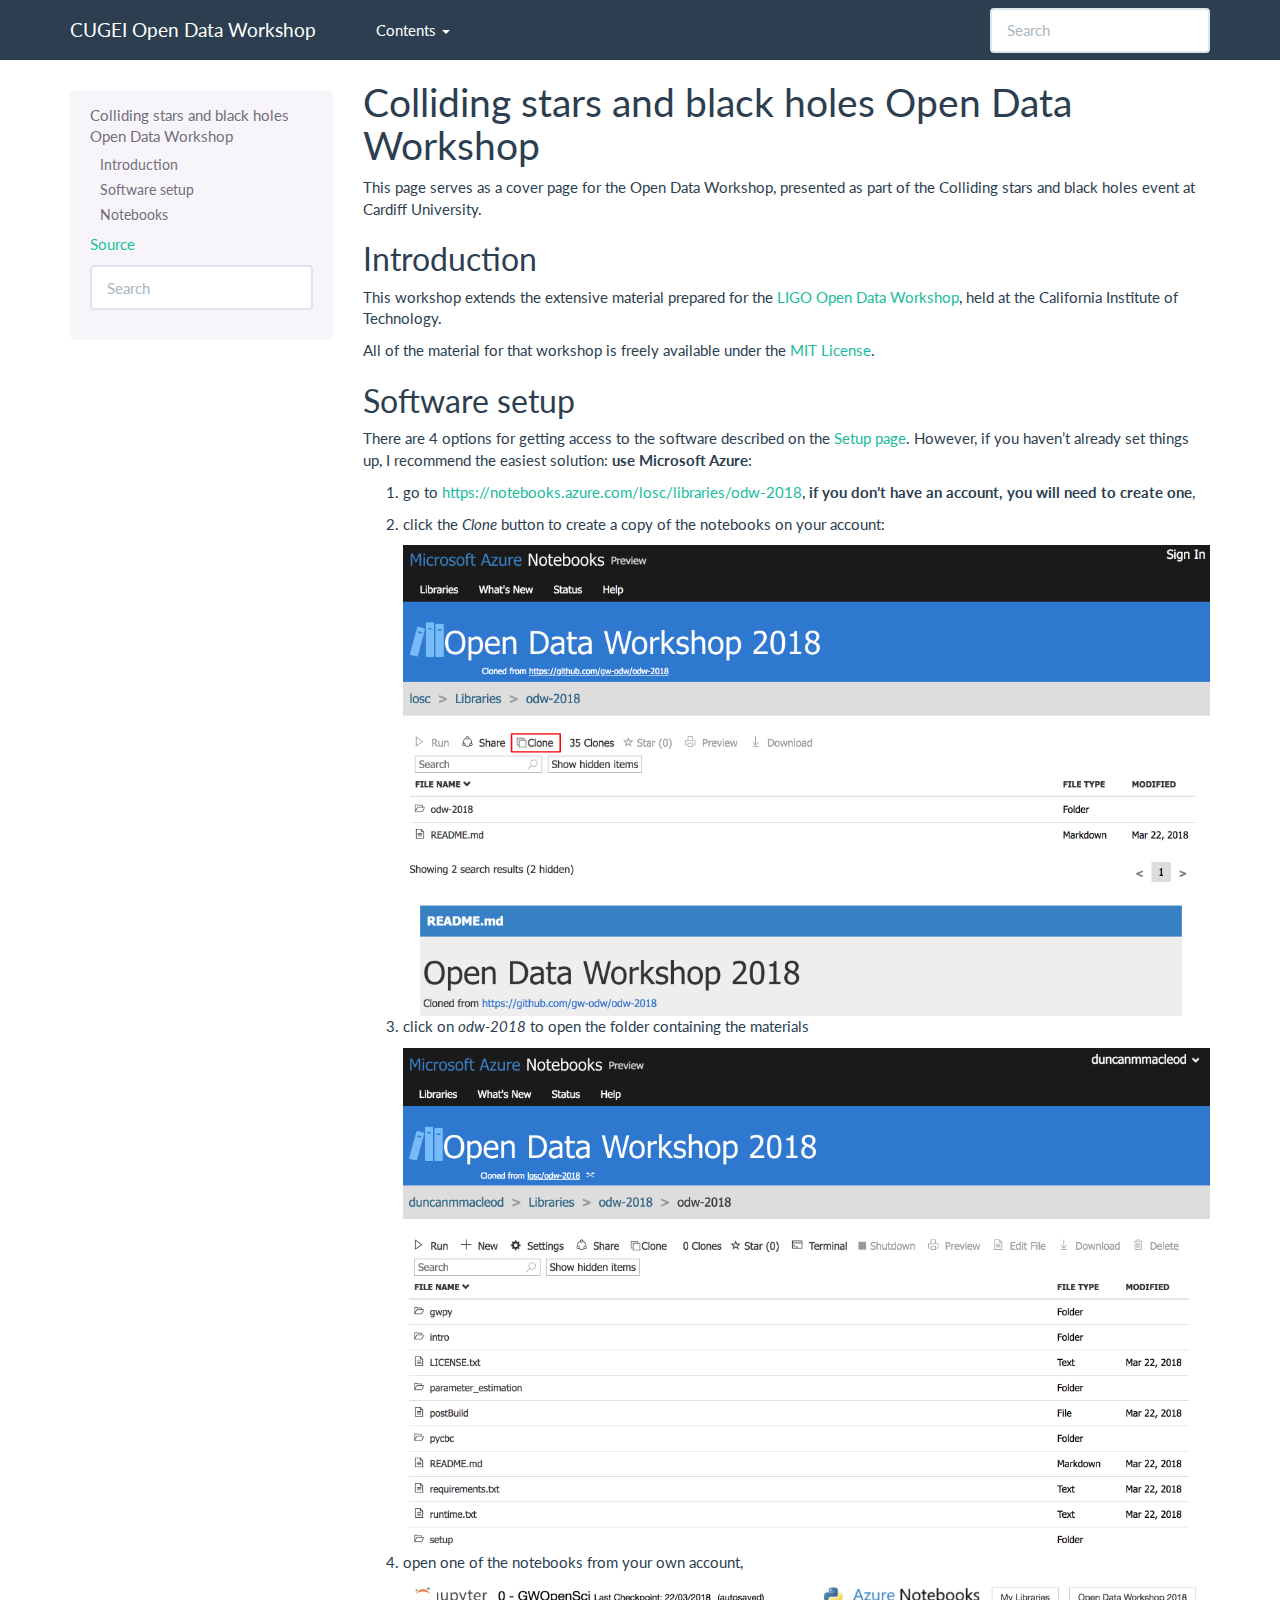
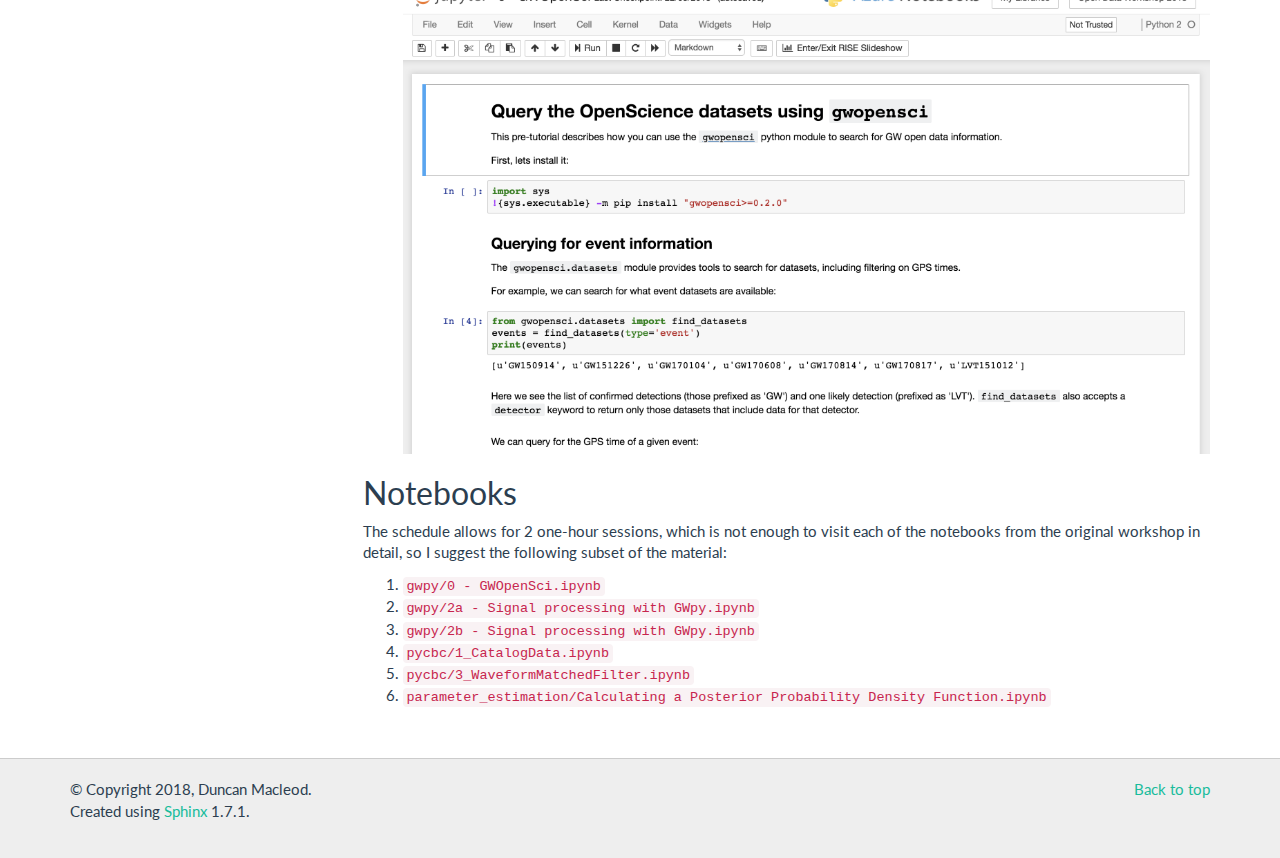
<file: index.html>
<!DOCTYPE html>

<html xmlns="http://www.w3.org/1999/xhtml">
  <head>
    <meta http-equiv="X-UA-Compatible" content="IE=Edge" />
    <meta http-equiv="Content-Type" content="text/html; charset=utf-8" />
    <title>Colliding stars and black holes Open Data Workshop &#8212; CUGEI Open Data Workshop  documentation</title>
    <link rel="stylesheet" href="_static/bootstrap-sphinx.css" type="text/css" />
    <link rel="stylesheet" href="_static/pygments.css" type="text/css" />
    <link rel="stylesheet" href="_static/css/style.css" type="text/css" />
    <script type="text/javascript" src="_static/documentation_options.js"></script>
    <script type="text/javascript" src="_static/jquery.js"></script>
    <script type="text/javascript" src="_static/underscore.js"></script>
    <script type="text/javascript" src="_static/doctools.js"></script>
    <script type="text/javascript" src="_static/js/jquery-1.11.0.min.js"></script>
    <script type="text/javascript" src="_static/js/jquery-fix.js"></script>
    <script type="text/javascript" src="_static/bootstrap-3.3.7/js/bootstrap.min.js"></script>
    <script type="text/javascript" src="_static/bootstrap-sphinx.js"></script>
    <link rel="index" title="Index" href="genindex.html" />
    <link rel="search" title="Search" href="search.html" />
<meta charset='utf-8'>
<meta http-equiv='X-UA-Compatible' content='IE=edge,chrome=1'>
<meta name='viewport' content='width=device-width, initial-scale=1.0, maximum-scale=1'>
<meta name="apple-mobile-web-app-capable" content="yes">

  </head><body>

  <div id="navbar" class="navbar navbar-default navbar-fixed-top">
    <div class="container">
      <div class="navbar-header">
        <!-- .btn-navbar is used as the toggle for collapsed navbar content -->
        <button type="button" class="navbar-toggle" data-toggle="collapse" data-target=".nav-collapse">
          <span class="icon-bar"></span>
          <span class="icon-bar"></span>
          <span class="icon-bar"></span>
        </button>
        <a class="navbar-brand" href="#">
          CUGEI Open Data Workshop</a>
        <span class="navbar-text navbar-version pull-left"><b></b></span>
      </div>

        <div class="collapse navbar-collapse nav-collapse">
          <ul class="nav navbar-nav">
            
            
              <li class="dropdown globaltoc-container">
  <a role="button"
     id="dLabelGlobalToc"
     data-toggle="dropdown"
     data-target="#"
     href="#">Site <b class="caret"></b></a>
  <ul class="dropdown-menu globaltoc"
      role="menu"
      aria-labelledby="dLabelGlobalToc"></ul>
</li>
              
                <li class="dropdown">
  <a role="button"
     id="dLabelLocalToc"
     data-toggle="dropdown"
     data-target="#"
     href="#">Contents <b class="caret"></b></a>
  <ul class="dropdown-menu localtoc"
      role="menu"
      aria-labelledby="dLabelLocalToc"><ul>
<li><a class="reference internal" href="#">Colliding stars and black holes Open Data Workshop</a><ul>
<li><a class="reference internal" href="#introduction">Introduction</a></li>
<li><a class="reference internal" href="#software-setup">Software setup</a></li>
<li><a class="reference internal" href="#notebooks">Notebooks</a></li>
</ul>
</li>
</ul>
</ul>
</li>
              
            
            
            
            
            
          </ul>

          
            
<form class="navbar-form navbar-right" action="search.html" method="get">
 <div class="form-group">
  <input type="text" name="q" class="form-control" placeholder="Search" />
 </div>
  <input type="hidden" name="check_keywords" value="yes" />
  <input type="hidden" name="area" value="default" />
</form>
          
        </div>
    </div>
  </div>

<div class="container">
  <div class="row">
      <div class="col-md-3">
        <div id="sidebar" class="bs-sidenav" role="complementary"><ul>
<li><a class="reference internal" href="#">Colliding stars and black holes Open Data Workshop</a><ul>
<li><a class="reference internal" href="#introduction">Introduction</a></li>
<li><a class="reference internal" href="#software-setup">Software setup</a></li>
<li><a class="reference internal" href="#notebooks">Notebooks</a></li>
</ul>
</li>
</ul>

<div id="sourcelink">
  <a href="_sources/index.rst.txt"
     rel="nofollow">Source</a>
</div>
<form action="search.html" method="get">
 <div class="form-group">
  <input type="text" name="q" class="form-control" placeholder="Search" />
 </div>
  <input type="hidden" name="check_keywords" value="yes" />
  <input type="hidden" name="area" value="default" />
</form>
        </div>
      </div>
    <div class="col-md-9 content">
      
  <div class="section" id="colliding-stars-and-black-holes-open-data-workshop">
<h1>Colliding stars and black holes Open Data Workshop<a class="headerlink" href="#colliding-stars-and-black-holes-open-data-workshop" title="Permalink to this headline">¶</a></h1>
<p>This page serves as a cover page for the Open Data Workshop, presented as part
of the Colliding stars and black holes event at Cardiff University.</p>
<div class="section" id="introduction">
<h2>Introduction<a class="headerlink" href="#introduction" title="Permalink to this headline">¶</a></h2>
<p>This workshop extends the extensive material prepared for the
<a class="reference external" href="https://losc.ligo.org/s/workshop1/course.html">LIGO Open Data Workshop</a>,
held at the California Institute of Technology.</p>
<p>All of the material for that workshop is freely available under the
<a class="reference external" href="https://choosealicense.com/licenses/mit/">MIT License</a>.</p>
</div>
<div class="section" id="software-setup">
<h2>Software setup<a class="headerlink" href="#software-setup" title="Permalink to this headline">¶</a></h2>
<p>There are 4 options for getting access to the software described on the
<a class="reference external" href="https://github.com/gw-odw/odw-2018/tree/master/setup/README.md">Setup page</a>.
However, if you haven’t already set things up, I recommend the easiest solution:
<strong>use Microsoft Azure</strong>:</p>
<ol class="arabic">
<li><p class="first">go to <a class="reference external" href="https://notebooks.azure.com/losc/libraries/odw-2018">https://notebooks.azure.com/losc/libraries/odw-2018</a>,
<strong>if you don’t have an account, you will need to create one</strong>,</p>
</li>
<li><p class="first">click the <em>Clone</em> button to create a copy of the notebooks on your account:</p>
<img alt="_images/azure.png" src="_images/azure.png" />
</li>
<li><p class="first">click on <em>odw-2018</em> to open the folder containing the materials</p>
<img alt="_images/azure2.png" src="_images/azure2.png" />
</li>
<li><p class="first">open one of the notebooks from your own account,</p>
<img alt="_images/azure3.png" src="_images/azure3.png" />
</li>
</ol>
</div>
<div class="section" id="notebooks">
<h2>Notebooks<a class="headerlink" href="#notebooks" title="Permalink to this headline">¶</a></h2>
<p>The schedule allows for 2 one-hour sessions, which is not enough to visit each
of the notebooks from the original workshop in detail, so I suggest the
following subset of the material:</p>
<ol class="arabic simple">
<li><code class="docutils literal notranslate"><span class="pre">gwpy/0</span> <span class="pre">-</span> <span class="pre">GWOpenSci.ipynb</span></code></li>
<li><code class="docutils literal notranslate"><span class="pre">gwpy/2a</span> <span class="pre">-</span> <span class="pre">Signal</span> <span class="pre">processing</span> <span class="pre">with</span> <span class="pre">GWpy.ipynb</span></code></li>
<li><code class="docutils literal notranslate"><span class="pre">gwpy/2b</span> <span class="pre">-</span> <span class="pre">Signal</span> <span class="pre">processing</span> <span class="pre">with</span> <span class="pre">GWpy.ipynb</span></code></li>
<li><code class="docutils literal notranslate"><span class="pre">pycbc/1_CatalogData.ipynb</span></code></li>
<li><code class="docutils literal notranslate"><span class="pre">pycbc/3_WaveformMatchedFilter.ipynb</span></code></li>
<li><code class="docutils literal notranslate"><span class="pre">parameter_estimation/Calculating</span> <span class="pre">a</span> <span class="pre">Posterior</span> <span class="pre">Probability</span> <span class="pre">Density</span> <span class="pre">Function.ipynb</span></code></li>
</ol>
</div>
</div>


    </div>
      
  </div>
</div>
<footer class="footer">
  <div class="container">
    <p class="pull-right">
      <a href="#">Back to top</a>
      
    </p>
    <p>
        &copy; Copyright 2018, Duncan Macleod.<br/>
      Created using <a href="http://sphinx-doc.org/">Sphinx</a> 1.7.1.<br/>
    </p>
  </div>
</footer>
  </body>
</html>
</file>
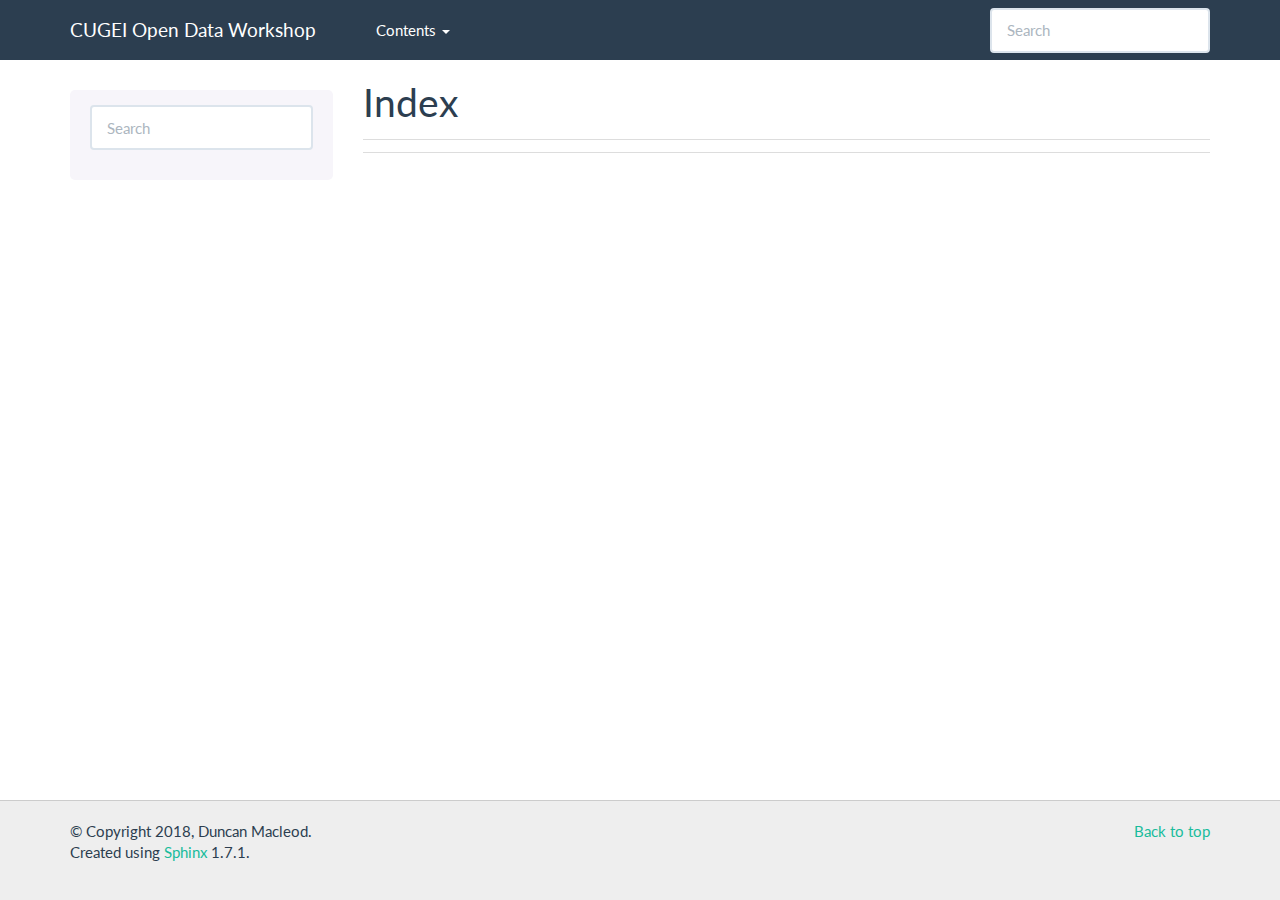
<file: genindex.html>
<!DOCTYPE html>

<html xmlns="http://www.w3.org/1999/xhtml">
  <head>
    <meta http-equiv="X-UA-Compatible" content="IE=Edge" />
    <meta http-equiv="Content-Type" content="text/html; charset=utf-8" />
    <title>Index &#8212; CUGEI Open Data Workshop  documentation</title>
    <link rel="stylesheet" href="_static/bootstrap-sphinx.css" type="text/css" />
    <link rel="stylesheet" href="_static/pygments.css" type="text/css" />
    <link rel="stylesheet" href="_static/css/style.css" type="text/css" />
    <script type="text/javascript" src="_static/documentation_options.js"></script>
    <script type="text/javascript" src="_static/jquery.js"></script>
    <script type="text/javascript" src="_static/underscore.js"></script>
    <script type="text/javascript" src="_static/doctools.js"></script>
    <script type="text/javascript" src="_static/js/jquery-1.11.0.min.js"></script>
    <script type="text/javascript" src="_static/js/jquery-fix.js"></script>
    <script type="text/javascript" src="_static/bootstrap-3.3.7/js/bootstrap.min.js"></script>
    <script type="text/javascript" src="_static/bootstrap-sphinx.js"></script>
    <link rel="index" title="Index" href="#" />
    <link rel="search" title="Search" href="search.html" />
<meta charset='utf-8'>
<meta http-equiv='X-UA-Compatible' content='IE=edge,chrome=1'>
<meta name='viewport' content='width=device-width, initial-scale=1.0, maximum-scale=1'>
<meta name="apple-mobile-web-app-capable" content="yes">

  </head><body>

  <div id="navbar" class="navbar navbar-default navbar-fixed-top">
    <div class="container">
      <div class="navbar-header">
        <!-- .btn-navbar is used as the toggle for collapsed navbar content -->
        <button type="button" class="navbar-toggle" data-toggle="collapse" data-target=".nav-collapse">
          <span class="icon-bar"></span>
          <span class="icon-bar"></span>
          <span class="icon-bar"></span>
        </button>
        <a class="navbar-brand" href="index.html">
          CUGEI Open Data Workshop</a>
        <span class="navbar-text navbar-version pull-left"><b></b></span>
      </div>

        <div class="collapse navbar-collapse nav-collapse">
          <ul class="nav navbar-nav">
            
            
              <li class="dropdown globaltoc-container">
  <a role="button"
     id="dLabelGlobalToc"
     data-toggle="dropdown"
     data-target="#"
     href="index.html">Site <b class="caret"></b></a>
  <ul class="dropdown-menu globaltoc"
      role="menu"
      aria-labelledby="dLabelGlobalToc"></ul>
</li>
              
                <li class="dropdown">
  <a role="button"
     id="dLabelLocalToc"
     data-toggle="dropdown"
     data-target="#"
     href="#">Contents <b class="caret"></b></a>
  <ul class="dropdown-menu localtoc"
      role="menu"
      aria-labelledby="dLabelLocalToc"></ul>
</li>
              
            
            
            
            
            
          </ul>

          
            
<form class="navbar-form navbar-right" action="search.html" method="get">
 <div class="form-group">
  <input type="text" name="q" class="form-control" placeholder="Search" />
 </div>
  <input type="hidden" name="check_keywords" value="yes" />
  <input type="hidden" name="area" value="default" />
</form>
          
        </div>
    </div>
  </div>

<div class="container">
  <div class="row">
      <div class="col-md-3">
        <div id="sidebar" class="bs-sidenav" role="complementary">
<form action="search.html" method="get">
 <div class="form-group">
  <input type="text" name="q" class="form-control" placeholder="Search" />
 </div>
  <input type="hidden" name="check_keywords" value="yes" />
  <input type="hidden" name="area" value="default" />
</form>
        </div>
      </div>
    <div class="col-md-9 content">
      

<h1 id="index">Index</h1>

<div class="genindex-jumpbox">
 
</div>


    </div>
      
  </div>
</div>
<footer class="footer">
  <div class="container">
    <p class="pull-right">
      <a href="#">Back to top</a>
      
    </p>
    <p>
        &copy; Copyright 2018, Duncan Macleod.<br/>
      Created using <a href="http://sphinx-doc.org/">Sphinx</a> 1.7.1.<br/>
    </p>
  </div>
</footer>
  </body>
</html>
</file>
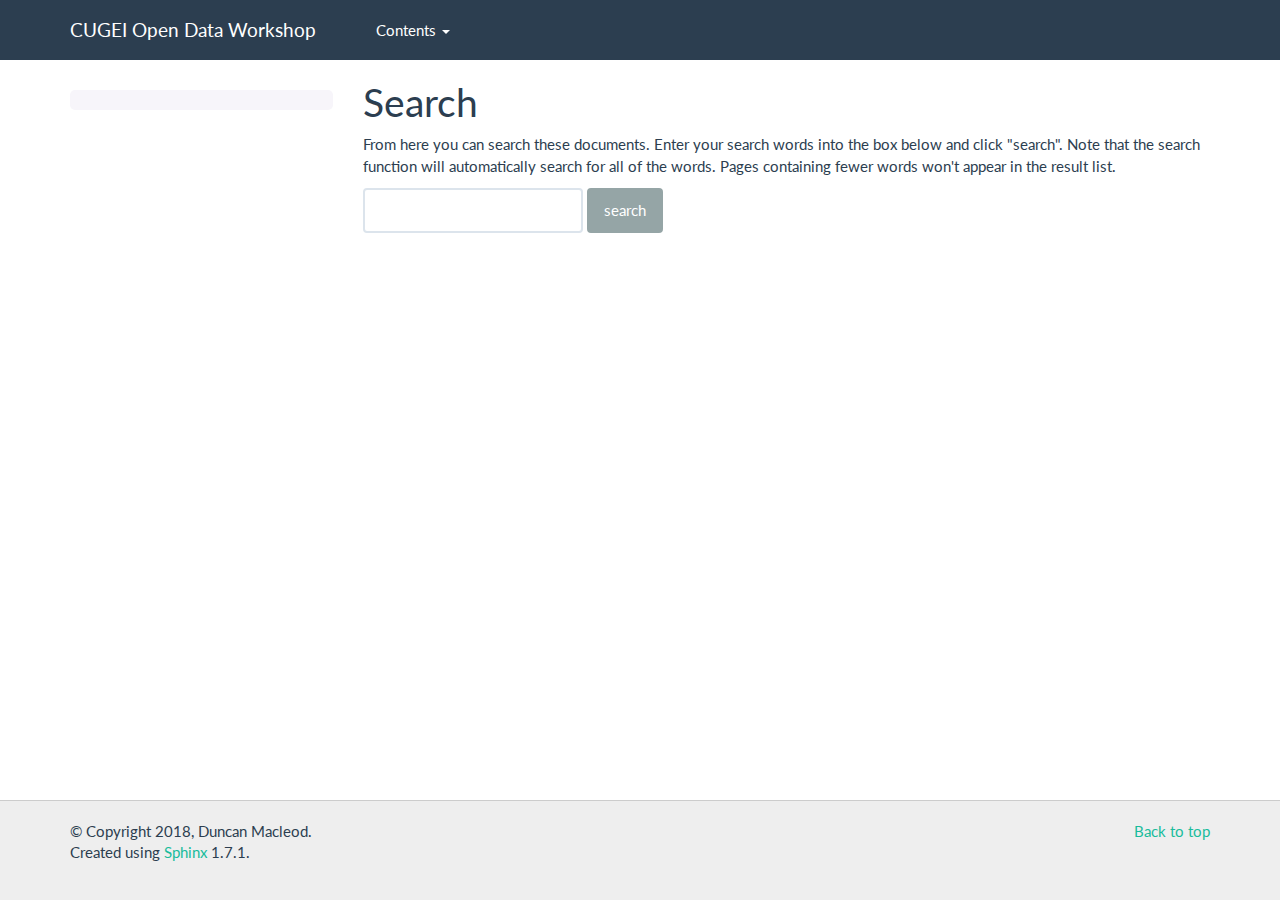
<file: search.html>
<!DOCTYPE html>

<html xmlns="http://www.w3.org/1999/xhtml">
  <head>
    <meta http-equiv="X-UA-Compatible" content="IE=Edge" />
    <meta http-equiv="Content-Type" content="text/html; charset=utf-8" />
    <title>Search &#8212; CUGEI Open Data Workshop  documentation</title>
    <link rel="stylesheet" href="_static/bootstrap-sphinx.css" type="text/css" />
    <link rel="stylesheet" href="_static/pygments.css" type="text/css" />
    <link rel="stylesheet" href="_static/css/style.css" type="text/css" />
    <script type="text/javascript" src="_static/documentation_options.js"></script>
    <script type="text/javascript" src="_static/jquery.js"></script>
    <script type="text/javascript" src="_static/underscore.js"></script>
    <script type="text/javascript" src="_static/doctools.js"></script>
    <script type="text/javascript" src="_static/searchtools.js"></script>
    <script type="text/javascript" src="_static/js/jquery-1.11.0.min.js"></script>
    <script type="text/javascript" src="_static/js/jquery-fix.js"></script>
    <script type="text/javascript" src="_static/bootstrap-3.3.7/js/bootstrap.min.js"></script>
    <script type="text/javascript" src="_static/bootstrap-sphinx.js"></script>
    <link rel="index" title="Index" href="genindex.html" />
    <link rel="search" title="Search" href="#" />
  <script type="text/javascript">
    jQuery(function() { Search.loadIndex("searchindex.js"); });
  </script>
  
  <script type="text/javascript" id="searchindexloader"></script>
  
<meta charset='utf-8'>
<meta http-equiv='X-UA-Compatible' content='IE=edge,chrome=1'>
<meta name='viewport' content='width=device-width, initial-scale=1.0, maximum-scale=1'>
<meta name="apple-mobile-web-app-capable" content="yes">


  </head><body>

  <div id="navbar" class="navbar navbar-default navbar-fixed-top">
    <div class="container">
      <div class="navbar-header">
        <!-- .btn-navbar is used as the toggle for collapsed navbar content -->
        <button type="button" class="navbar-toggle" data-toggle="collapse" data-target=".nav-collapse">
          <span class="icon-bar"></span>
          <span class="icon-bar"></span>
          <span class="icon-bar"></span>
        </button>
        <a class="navbar-brand" href="index.html">
          CUGEI Open Data Workshop</a>
        <span class="navbar-text navbar-version pull-left"><b></b></span>
      </div>

        <div class="collapse navbar-collapse nav-collapse">
          <ul class="nav navbar-nav">
            
            
              <li class="dropdown globaltoc-container">
  <a role="button"
     id="dLabelGlobalToc"
     data-toggle="dropdown"
     data-target="#"
     href="index.html">Site <b class="caret"></b></a>
  <ul class="dropdown-menu globaltoc"
      role="menu"
      aria-labelledby="dLabelGlobalToc"></ul>
</li>
              
                <li class="dropdown">
  <a role="button"
     id="dLabelLocalToc"
     data-toggle="dropdown"
     data-target="#"
     href="#">Contents <b class="caret"></b></a>
  <ul class="dropdown-menu localtoc"
      role="menu"
      aria-labelledby="dLabelLocalToc"></ul>
</li>
              
            
            
            
            
            
          </ul>

          
            
          
        </div>
    </div>
  </div>

<div class="container">
  <div class="row">
      <div class="col-md-3">
        <div id="sidebar" class="bs-sidenav" role="complementary">
        </div>
      </div>
    <div class="col-md-9 content">
      
  <h1 id="search-documentation">Search</h1>
  <div id="fallback" class="admonition warning">
  <script type="text/javascript">$('#fallback').hide();</script>
  <p>
    Please activate JavaScript to enable the search
    functionality.
  </p>
  </div>
  <p>
    From here you can search these documents. Enter your search
    words into the box below and click "search". Note that the search
    function will automatically search for all of the words. Pages
    containing fewer words won't appear in the result list.
  </p>

  
  <form class="form-inline" action="" method="get">
    <div class="form-group">
      <input type="text" class="form-control" name="q" value="" />
    </div>
    <input type="submit" class="btn btn-default" value="search" />
    <span id="search-progress" style="padding-left: 10px"></span>
  </form>  
  
  
  
  <div id="search-results">
  
  </div>

    </div>
      
  </div>
</div>
<footer class="footer">
  <div class="container">
    <p class="pull-right">
      <a href="#">Back to top</a>
      
    </p>
    <p>
        &copy; Copyright 2018, Duncan Macleod.<br/>
      Created using <a href="http://sphinx-doc.org/">Sphinx</a> 1.7.1.<br/>
    </p>
  </div>
</footer>
  </body>
</html>
</file>
<file: _static/pygments.css>
.highlight .hll { background-color: #49483e }
.highlight  { background: #272822; color: #f8f8f2 }
.highlight .c { color: #75715e } /* Comment */
.highlight .err { color: #960050; background-color: #1e0010 } /* Error */
.highlight .k { color: #66d9ef } /* Keyword */
.highlight .l { color: #ae81ff } /* Literal */
.highlight .n { color: #f8f8f2 } /* Name */
.highlight .o { color: #f92672 } /* Operator */
.highlight .p { color: #f8f8f2 } /* Punctuation */
.highlight .ch { color: #75715e } /* Comment.Hashbang */
.highlight .cm { color: #75715e } /* Comment.Multiline */
.highlight .cp { color: #75715e } /* Comment.Preproc */
.highlight .cpf { color: #75715e } /* Comment.PreprocFile */
.highlight .c1 { color: #75715e } /* Comment.Single */
.highlight .cs { color: #75715e } /* Comment.Special */
.highlight .gd { color: #f92672 } /* Generic.Deleted */
.highlight .ge { font-style: italic } /* Generic.Emph */
.highlight .gi { color: #a6e22e } /* Generic.Inserted */
.highlight .gs { font-weight: bold } /* Generic.Strong */
.highlight .gu { color: #75715e } /* Generic.Subheading */
.highlight .kc { color: #66d9ef } /* Keyword.Constant */
.highlight .kd { color: #66d9ef } /* Keyword.Declaration */
.highlight .kn { color: #f92672 } /* Keyword.Namespace */
.highlight .kp { color: #66d9ef } /* Keyword.Pseudo */
.highlight .kr { color: #66d9ef } /* Keyword.Reserved */
.highlight .kt { color: #66d9ef } /* Keyword.Type */
.highlight .ld { color: #e6db74 } /* Literal.Date */
.highlight .m { color: #ae81ff } /* Literal.Number */
.highlight .s { color: #e6db74 } /* Literal.String */
.highlight .na { color: #a6e22e } /* Name.Attribute */
.highlight .nb { color: #f8f8f2 } /* Name.Builtin */
.highlight .nc { color: #a6e22e } /* Name.Class */
.highlight .no { color: #66d9ef } /* Name.Constant */
.highlight .nd { color: #a6e22e } /* Name.Decorator */
.highlight .ni { color: #f8f8f2 } /* Name.Entity */
.highlight .ne { color: #a6e22e } /* Name.Exception */
.highlight .nf { color: #a6e22e } /* Name.Function */
.highlight .nl { color: #f8f8f2 } /* Name.Label */
.highlight .nn { color: #f8f8f2 } /* Name.Namespace */
.highlight .nx { color: #a6e22e } /* Name.Other */
.highlight .py { color: #f8f8f2 } /* Name.Property */
.highlight .nt { color: #f92672 } /* Name.Tag */
.highlight .nv { color: #f8f8f2 } /* Name.Variable */
.highlight .ow { color: #f92672 } /* Operator.Word */
.highlight .w { color: #f8f8f2 } /* Text.Whitespace */
.highlight .mb { color: #ae81ff } /* Literal.Number.Bin */
.highlight .mf { color: #ae81ff } /* Literal.Number.Float */
.highlight .mh { color: #ae81ff } /* Literal.Number.Hex */
.highlight .mi { color: #ae81ff } /* Literal.Number.Integer */
.highlight .mo { color: #ae81ff } /* Literal.Number.Oct */
.highlight .sa { color: #e6db74 } /* Literal.String.Affix */
.highlight .sb { color: #e6db74 } /* Literal.String.Backtick */
.highlight .sc { color: #e6db74 } /* Literal.String.Char */
.highlight .dl { color: #e6db74 } /* Literal.String.Delimiter */
.highlight .sd { color: #e6db74 } /* Literal.String.Doc */
.highlight .s2 { color: #e6db74 } /* Literal.String.Double */
.highlight .se { color: #ae81ff } /* Literal.String.Escape */
.highlight .sh { color: #e6db74 } /* Literal.String.Heredoc */
.highlight .si { color: #e6db74 } /* Literal.String.Interpol */
.highlight .sx { color: #e6db74 } /* Literal.String.Other */
.highlight .sr { color: #e6db74 } /* Literal.String.Regex */
.highlight .s1 { color: #e6db74 } /* Literal.String.Single */
.highlight .ss { color: #e6db74 } /* Literal.String.Symbol */
.highlight .bp { color: #f8f8f2 } /* Name.Builtin.Pseudo */
.highlight .fm { color: #a6e22e } /* Name.Function.Magic */
.highlight .vc { color: #f8f8f2 } /* Name.Variable.Class */
.highlight .vg { color: #f8f8f2 } /* Name.Variable.Global */
.highlight .vi { color: #f8f8f2 } /* Name.Variable.Instance */
.highlight .vm { color: #f8f8f2 } /* Name.Variable.Magic */
.highlight .il { color: #ae81ff } /* Literal.Number.Integer.Long */
</file>
<file: _static/css/style.css>
html {
		position: relative;
		min-height: 100%;
}

body {
		margin-bottom: 140px;
}

.footer {
		position: absolute;
		bottom: 0;
		width: 100%;
		height: 100px;
		background-color: #eee;
		padding-top: 20px;
		padding-bottom: 20px;
}
</file>
